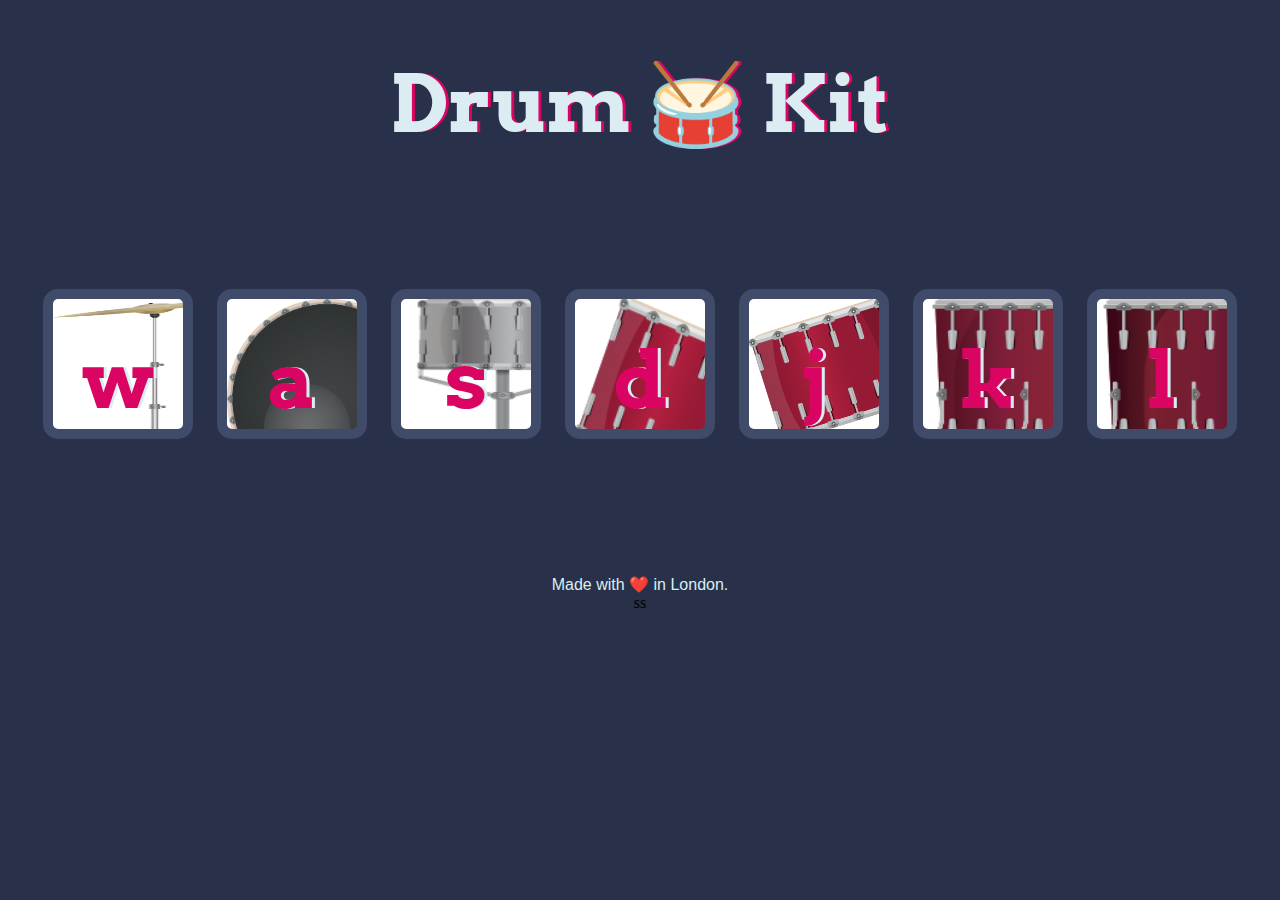
<file: Advanced JS and DOM/Drum Kit Starting Files/index.html>
<!DOCTYPE html>
<html lang="en" dir="ltr">

<head>
  <meta charset="utf-8">
  <title>Drum Kit</title>
  <link rel="stylesheet" href="styles.css">
  <link href="https://fonts.googleapis.com/css?family=Arvo" rel="stylesheet">
</head>

<body>

  <h1 id="title">Drum 🥁 Kit</h1>
  <div class="set">
    <button class="w drum">w</button>
    <button class="a drum">a</button>
    <button class="s drum">s</button>
    <button class="d drum">d</button>
    <button class="j drum">j</button>
    <button class="k drum">k</button>
    <button class="l drum">l</button>
  </div>


  <footer>
    Made with ❤️ in London.
  </footer>
  <script src="index.js" charset="utf-8"></script>
</body>ss

</html>
</file>
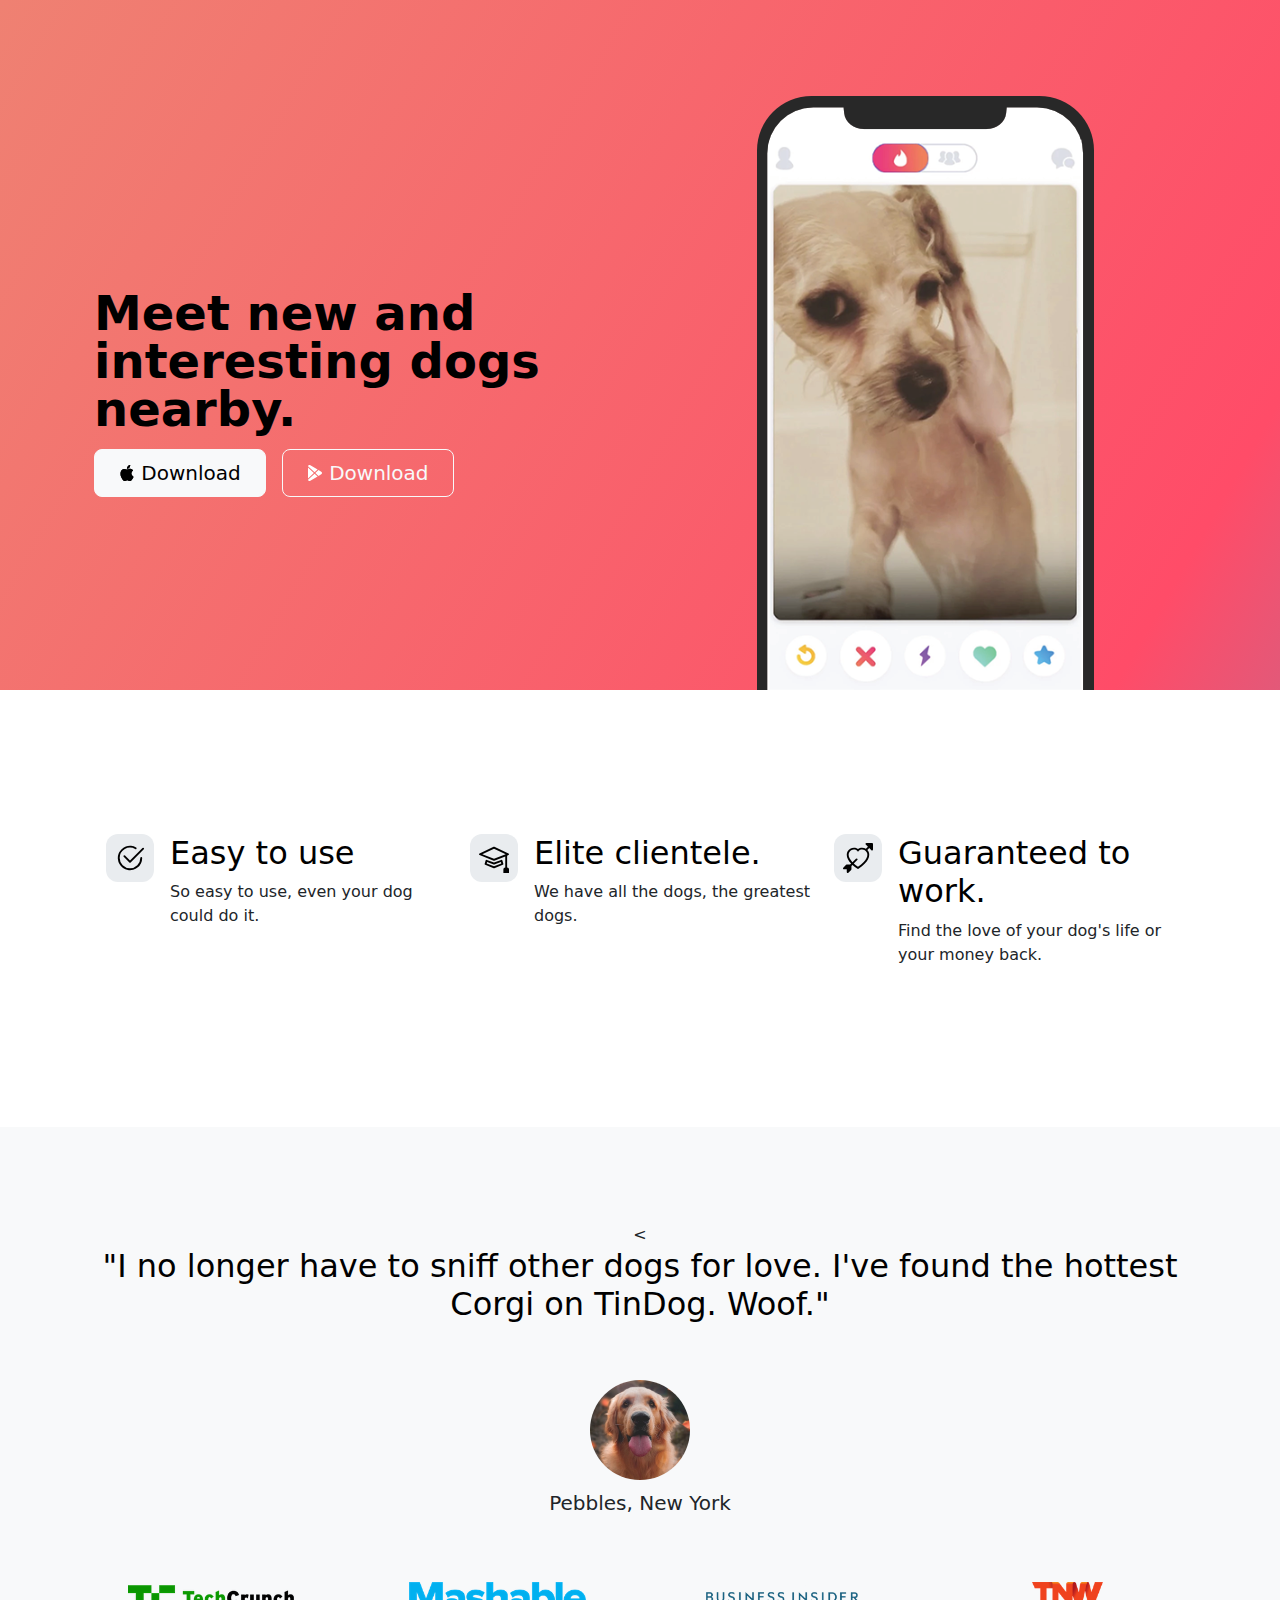
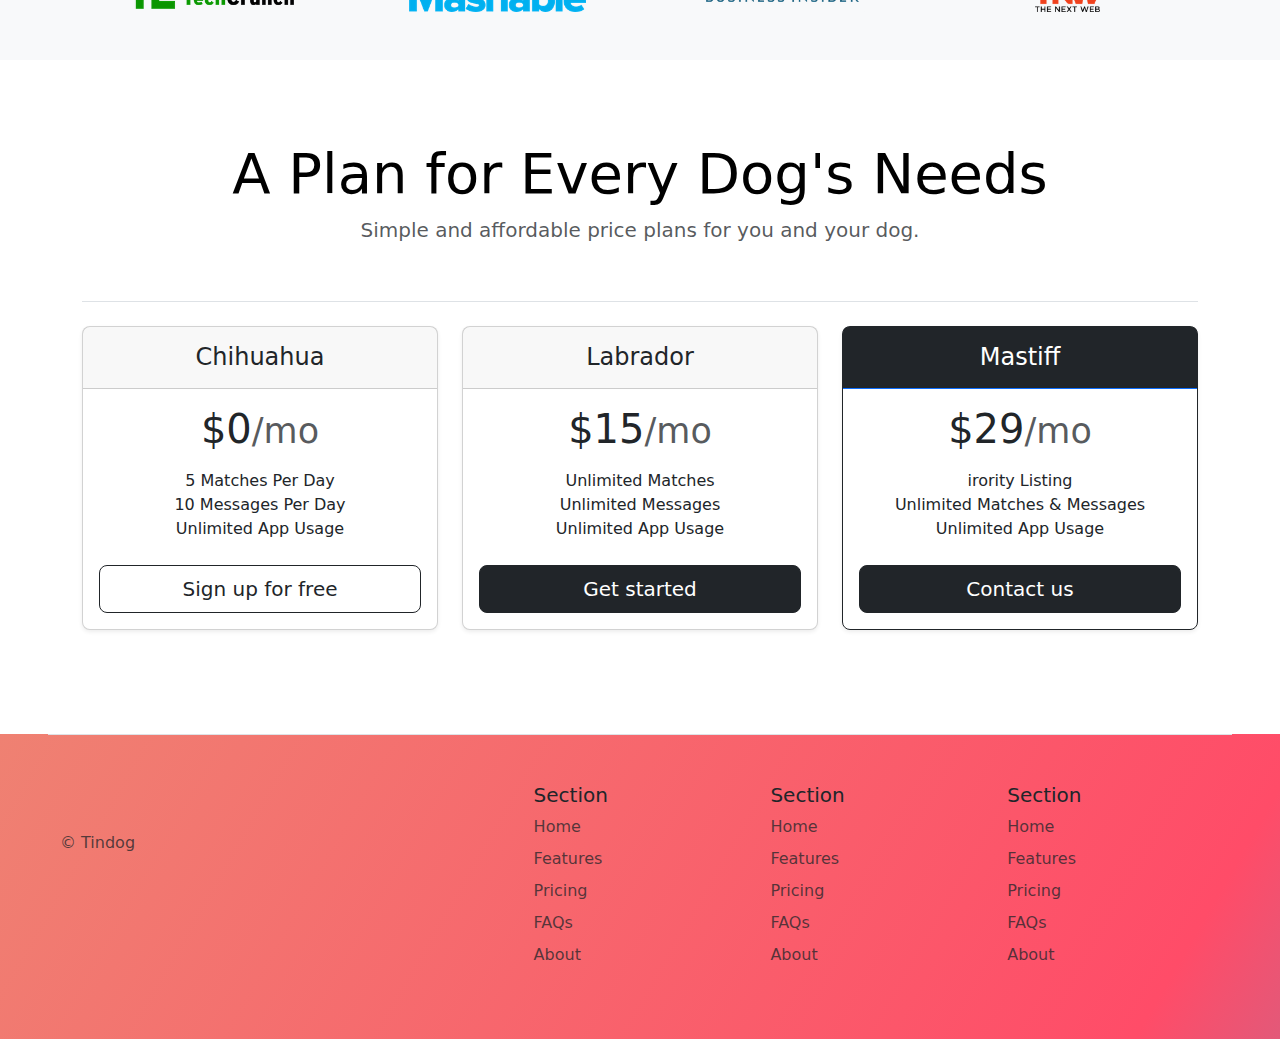
<file: bootstrap/11.3 TinDog Project/index.html>
<!DOCTYPE html>
<html lang="en">

<head>
  <meta charset="UTF-8">
  <meta name="viewport" content="width=device-width, initial-scale=1.0">
  <title>TinDog</title>
  <link rel="stylesheet" href="./css/style.css"/>
  <link href="https://cdn.jsdelivr.net/npm/bootstrap@5.3.3/dist/css/bootstrap.min.css" rel="stylesheet" integrity="sha384-QWTKZyjpPEjISv5WaRU9OFeRpok6YctnYmDr5pNlyT2bRjXh0JMhjY6hW+ALEwIH" crossorigin="anonymous">
  <script src="https://cdn.jsdelivr.net/npm/bootstrap@5.3.3/dist/js/bootstrap.bundle.min.js" integrity="sha384-YvpcrYf0tY3lHB60NNkmXc5s9fDVZLESaAA55NDzOxhy9GkcIdslK1eN7N6jIeHz" crossorigin="anonymous"></script>
</head>

<body>

  <!-- Title -->
  <section id="title" class="gradient-background gradient-animation container-fluid ">
    
    <div class="container col-xxl-8 px-4 pt-5 ">
      <div class="row flex-lg-row-reverse align-items-center g-5 pt-5">
        <div class="col-10 col-sm-8 col-lg-6">
          <img src="./images/iphone.png"  class="d-block mx-lg-auto img-fluid" alt="iphone"  height="200" loading="lazy">
        </div>
        <div class="col-lg-6">
          <h1 class="display-5 fw-bold text-body-emphasis lh-1 mb-3">Meet new and interesting dogs nearby.</h1>
          <div class="d-grid gap-2 d-md-flex justify-content-md-start">
            <button type="button" class="btn  btn-lg px-4 me-md-2 btn-light"><svg xmlns="http://www.w3.org/2000/svg" width="16" height="16" fill="Black"
              class="bi bi-apple mb-1" viewBox="0 0 16 16">
<path
                d="M11.182.008C11.148-.03 9.923.023 8.857 1.18c-1.066 1.156-.902 2.482-.878 2.516.024.034 1.52.087 2.475-1.258.955-1.345.762-2.391.728-2.43Zm3.314 11.733c-.048-.096-2.325-1.234-2.113-3.422.212-2.189 1.675-2.789 1.698-2.854.023-.065-.597-.79-1.254-1.157a3.692 3.692 0 0 0-1.563-.434c-.108-.003-.483-.095-1.254.116-.508.139-1.653.589-1.968.607-.316.018-1.256-.522-2.267-.665-.647-.125-1.333.131-1.824.328-.49.196-1.422.754-2.074 2.237-.652 1.482-.311 3.83-.067 4.56.244.729.625 1.924 1.273 2.796.576.984 1.34 1.667 1.659 1.899.319.232 1.219.386 1.843.067.502-.308 1.408-.485 1.766-.472.357.013 1.061.154 1.782.539.571.197 1.111.115 1.652-.105.541-.221 1.324-1.059 2.238-2.758.347-.79.505-1.217.473-1.282Z" />
<path
                d="M11.182.008C11.148-.03 9.923.023 8.857 1.18c-1.066 1.156-.902 2.482-.878 2.516.024.034 1.52.087 2.475-1.258.955-1.345.762-2.391.728-2.43Zm3.314 11.733c-.048-.096-2.325-1.234-2.113-3.422.212-2.189 1.675-2.789 1.698-2.854.023-.065-.597-.79-1.254-1.157a3.692 3.692 0 0 0-1.563-.434c-.108-.003-.483-.095-1.254.116-.508.139-1.653.589-1.968.607-.316.018-1.256-.522-2.267-.665-.647-.125-1.333.131-1.824.328-.49.196-1.422.754-2.074 2.237-.652 1.482-.311 3.83-.067 4.56.244.729.625 1.924 1.273 2.796.576.984 1.34 1.667 1.659 1.899.319.232 1.219.386 1.843.067.502-.308 1.408-.485 1.766-.472.357.013 1.061.154 1.782.539.571.197 1.111.115 1.652-.105.541-.221 1.324-1.059 2.238-2.758.347-.79.505-1.217.473-1.282Z" />
</svg> Download</button>
            <button type="button" class="btn btn-lg  px-4 btn-outline-light" ><svg xmlns="http://www.w3.org/2000/svg" width="16" height="16" fill="White"
              class="bi bi-google-play mb-1" viewBox="0 0 16 16">
<path
                d="M14.222 9.374c1.037-.61 1.037-2.137 0-2.748L11.528 5.04 8.32 8l3.207 2.96 2.694-1.586Zm-3.595 2.116L7.583 8.68 1.03 14.73c.201 1.029 1.36 1.61 2.303 1.055l7.294-4.295ZM1 13.396V2.603L6.846 8 1 13.396ZM1.03 1.27l6.553 6.05 3.044-2.81L3.333.215C2.39-.341 1.231.24 1.03 1.27Z" />
</svg> Download</button>
          </div>
        </div>
      </div>
    </div> 
  </section>
  <!-- Features -->
  <section id="features">
    <div class="container mt-5">
    <div class="container px-4 py-5" id="hanging-icons">
      <div class="row g-4 py-5 row-cols-1 row-cols-lg-3">
        <div class="col d-flex align-items-start">
          <div class="icon-square text-body-emphasis bg-body-secondary d-inline-flex align-items-center justify-content-center fs-4 flex-shrink-0 me-3">
            <svg xmlns="http://www.w3.org/2000/svg" height="30" fill="currentColor" class="bi bi-check2-circle"
              viewBox="0 0 16 16">
<path
                d="M2.5 8a5.5 5.5 0 0 1 8.25-4.764.5.5 0 0 0 .5-.866A6.5 6.5 0 1 0 14.5 8a.5.5 0 0 0-1 0 5.5 5.5 0 1 1-11 0z" />
<path
                d="M15.354 3.354a.5.5 0 0 0-.708-.708L8 9.293 5.354 6.646a.5.5 0 1 0-.708.708l3 3a.5.5 0 0 0 .708 0l7-7z" />
</svg>

          </div>
          <div>
            <h3 class="fs-2 text-body-emphasis"> Easy to use</h3>
            <p>So easy to use, even your dog could do it.</p>
            
          </div>
        </div>
        <div class="col d-flex align-items-start">
          <div class="icon-square text-body-emphasis bg-body-secondary d-inline-flex align-items-center justify-content-center fs-4 flex-shrink-0 me-3">
            <svg xmlns="http://www.w3.org/2000/svg" height="30" fill="currentColor" class="bi bi-mortarboard" viewBox="0 0 16 16">
              <path d="M8.211 2.047a.5.5 0 0 0-.422 0l-7.5 3.5a.5.5 0 0 0 .025.917l7.5 3a.5.5 0 0 0 .372 0L14 7.14V13a1 1 0 0 0-1 1v2h3v-2a1 1 0 0 0-1-1V6.739l.686-.275a.5.5 0 0 0 .025-.917l-7.5-3.5ZM8 8.46 1.758 5.965 8 3.052l6.242 2.913L8 8.46Z"/>
              <path d="M4.176 9.032a.5.5 0 0 0-.656.327l-.5 1.7a.5.5 0 0 0 .294.605l4.5 1.8a.5.5 0 0 0 .372 0l4.5-1.8a.5.5 0 0 0 .294-.605l-.5-1.7a.5.5 0 0 0-.656-.327L8 10.466 4.176 9.032Zm-.068 1.873.22-.748 3.496 1.311a.5.5 0 0 0 .352 0l3.496-1.311.22.748L8 12.46l-3.892-1.556Z"/>
              </svg>
          </div>
          <div>
            <h3 class="fs-2 text-body-emphasis"> Elite clientele.</h3>
            <p>We have all the dogs, the greatest dogs.</p>
          </div>
        </div>
        <div class="col d-flex align-items-start">
          <div class="icon-square text-body-emphasis bg-body-secondary d-inline-flex align-items-center justify-content-center fs-4 flex-shrink-0 me-3">
            <svg xmlns="http://www.w3.org/2000/svg" height="30" fill="currentColor" class="bi bi-arrow-through-heart"
              viewBox="0 0 16 16">
<path fill-rule="evenodd"
                d="M2.854 15.854A.5.5 0 0 1 2 15.5V14H.5a.5.5 0 0 1-.354-.854l1.5-1.5A.5.5 0 0 1 2 11.5h1.793l.53-.53c-.771-.802-1.328-1.58-1.704-2.32-.798-1.575-.775-2.996-.213-4.092C3.426 2.565 6.18 1.809 8 3.233c1.25-.98 2.944-.928 4.212-.152L13.292 2 12.147.854A.5.5 0 0 1 12.5 0h3a.5.5 0 0 1 .5.5v3a.5.5 0 0 1-.854.354L14 2.707l-1.006 1.006c.236.248.44.531.6.845.562 1.096.585 2.517-.213 4.092-.793 1.563-2.395 3.288-5.105 5.08L8 13.912l-.276-.182a21.86 21.86 0 0 1-2.685-2.062l-.539.54V14a.5.5 0 0 1-.146.354l-1.5 1.5Zm2.893-4.894A20.419 20.419 0 0 0 8 12.71c2.456-1.666 3.827-3.207 4.489-4.512.679-1.34.607-2.42.215-3.185-.817-1.595-3.087-2.054-4.346-.761L8 4.62l-.358-.368c-1.259-1.293-3.53-.834-4.346.761-.392.766-.464 1.845.215 3.185.323.636.815 1.33 1.519 2.065l1.866-1.867a.5.5 0 1 1 .708.708L5.747 10.96Z" />
</svg>
          </div>
          <div>
            <h3 class="fs-2 text-body-emphasis"> Guaranteed to work.</h3>
            <p>Find the love of your dog's life or your money back.</p>
          </div>
        </div>
      </div>
    </div></div>
  </section>
  <!-- Testimonial -->
  <section id="testimonial">
    <div class="my-5">
      <div class="p-5 text-center bg-body-tertiary">
        <div class="container py-5">
          <<h2 class="text-body-emphasis">"I no longer have to sniff other dogs for love. I've found the hottest Corgi on TinDog. Woof."</h2>
          <img src="./images/dog-img.jpg" class="profile-img mt-5 mb-2" alt="dog"/>
          <p class="col-lg-8 mx-auto lead">
            Pebbles, New York
          </p>
        </div>
        <div class="container">
          <div class="row">
            <div class="col-lg-3 col-sm-12">
              <img src="./images/techcrunch.png" alt="techcrunch" height="30"/>
            </div>
            <div class="col-lg-3 col-sm-12">
              <img src="./images/mashable.png" alt="mashable" height="30"/>
            </div>
            <div class="col-lg-3 col-sm-12">
              <img src="./images/bizinsider.png" alt="bizinsider" height="30"/>
            </div>
            <div class="col-lg-3 col-sm-12">
              <img src="./images/tnw.png" alt="tnw" height="30"/>
            </div>

          </div>

        </div>
      </div>
    </div>
    
  </section>
  <!-- Pricing -->
  <section id="pricing">
    <div class="container py-3">
      <header>
        <div class="d-flex flex-column flex-md-row align-items-center pb-3 mb-4 border-bottom">
          <a href="/" class="d-flex align-items-center link-body-emphasis text-decoration-none"></a>
        
        <div class="pricing-header p-3 pb-md-4 mx-auto text-center">
          <h2 class="display-4 fw-normal text-body-emphasis">A Plan for Every Dog's Needs</h2>
          <p class="fs-5 text-body-secondary"> Simple and affordable price plans for you and your dog.</p>
        </div>
      </header>
    
      <main>
        <div class="row row-cols-1 row-cols-md-3 mb-3 text-center">
          <div class="col">
            <div class="card mb-4 rounded-3 shadow-sm">
              <div class="card-header py-3">
                <h4 class="my-0 fw-normal">Chihuahua</h4>
              </div>
              <div class="card-body">
                <h1 class="card-title pricing-card-title">$0<small class="text-body-secondary fw-light">/mo</small></h1>
                <ul class="list-unstyled mt-3 mb-4">
                  <li>5 Matches Per Day</li>
                  <li>10 Messages Per Day</li>
                  <li>Unlimited App Usage</li>
                </ul>
                <button type="button" class="w-100 btn btn-lg btn-outline-dark">Sign up for free</button>
              </div>
            </div>
          </div>
          <div class="col">
            <div class="card mb-4 rounded-3 shadow-sm">
              <div class="card-header py-3">
                <h4 class="my-0 fw-normal">Labrador</h4>
              </div>
              <div class="card-body">
                <h1 class="card-title pricing-card-title">$15<small class="text-body-secondary fw-light">/mo</small></h1>
                <ul class="list-unstyled mt-3 mb-4">
                  <li>Unlimited Matches</li>
                  <li>Unlimited Messages</li>
                  <li>Unlimited App Usage</li>
                </ul>
                <button type="button" class="w-100 btn btn-lg btn-dark">Get started</button>
              </div>
            </div>
          </div>
          <div class="col">
            <div class="card mb-4 rounded-3 shadow-sm border-dark">
              <div class="card-header py-3 text-bg-dark border-primary">
                <h4 class="my-0 fw-normal">Mastiff</h4>
              </div>
              <div class="card-body">
                <h1 class="card-title pricing-card-title">$29<small class="text-body-secondary fw-light">/mo</small></h1>
                <ul class="list-unstyled mt-3 mb-4">
                  <li>irority Listing</li>
                  <li>Unlimited Matches & Messages</li>
                  <li>Unlimited App Usage</li>   
                </ul>
                <button type="button" class="w-100 btn btn-lg btn-dark">Contact us</button>
              </div>
            </div>
          </div>
        </div>
    
        
    

  </section>
  <!-- Footer -->
  <section id="footer">
    <div class="gradient-background">
    <footer class="row row-cols-1 row-cols-sm-2 row-cols-md-5 py-5 mt-5 mx-5 border-top">
      <div class="col mb-3">
        <a href="/" class="d-flex align-items-center mb-3 link-body-emphasis text-decoration-none">
          <svg class="bi me-2" width="40" height="32"><use xlink:href="#bootstrap"></use></svg>
        </a>
        <p class="text-body-secondary">  © Tindog</p>
      </div>
  
      <div class="col mb-3">
  
      </div>
  
      <div class="col mb-3">
        <h5>Section</h5>
        <ul class="nav flex-column">
          <li class="nav-item mb-2"><a href="#" class="nav-link p-0 text-body-secondary">Home</a></li>
          <li class="nav-item mb-2"><a href="#" class="nav-link p-0 text-body-secondary">Features</a></li>
          <li class="nav-item mb-2"><a href="#" class="nav-link p-0 text-body-secondary">Pricing</a></li>
          <li class="nav-item mb-2"><a href="#" class="nav-link p-0 text-body-secondary">FAQs</a></li>
          <li class="nav-item mb-2"><a href="#" class="nav-link p-0 text-body-secondary">About</a></li>
        </ul>
      </div>
  
      <div class="col mb-3">
        <h5>Section</h5>
        <ul class="nav flex-column">
          <li class="nav-item mb-2"><a href="#" class="nav-link p-0 text-body-secondary">Home</a></li>
          <li class="nav-item mb-2"><a href="#" class="nav-link p-0 text-body-secondary">Features</a></li>
          <li class="nav-item mb-2"><a href="#" class="nav-link p-0 text-body-secondary">Pricing</a></li>
          <li class="nav-item mb-2"><a href="#" class="nav-link p-0 text-body-secondary">FAQs</a></li>
          <li class="nav-item mb-2"><a href="#" class="nav-link p-0 text-body-secondary">About</a></li>
        </ul>
      </div>
  
      <div class="col mb-3">
        <h5>Section</h5>
        <ul class="nav flex-column">
          <li class="nav-item mb-2"><a href="#" class="nav-link p-0 text-body-secondary">Home</a></li>
          <li class="nav-item mb-2"><a href="#" class="nav-link p-0 text-body-secondary">Features</a></li>
          <li class="nav-item mb-2"><a href="#" class="nav-link p-0 text-body-secondary">Pricing</a></li>
          <li class="nav-item mb-2"><a href="#" class="nav-link p-0 text-body-secondary">FAQs</a></li>
          <li class="nav-item mb-2"><a href="#" class="nav-link p-0 text-body-secondary">About</a></li>
        </ul>
      </div></div>
    </footer>
  </section>
</body>

</html>
</file>
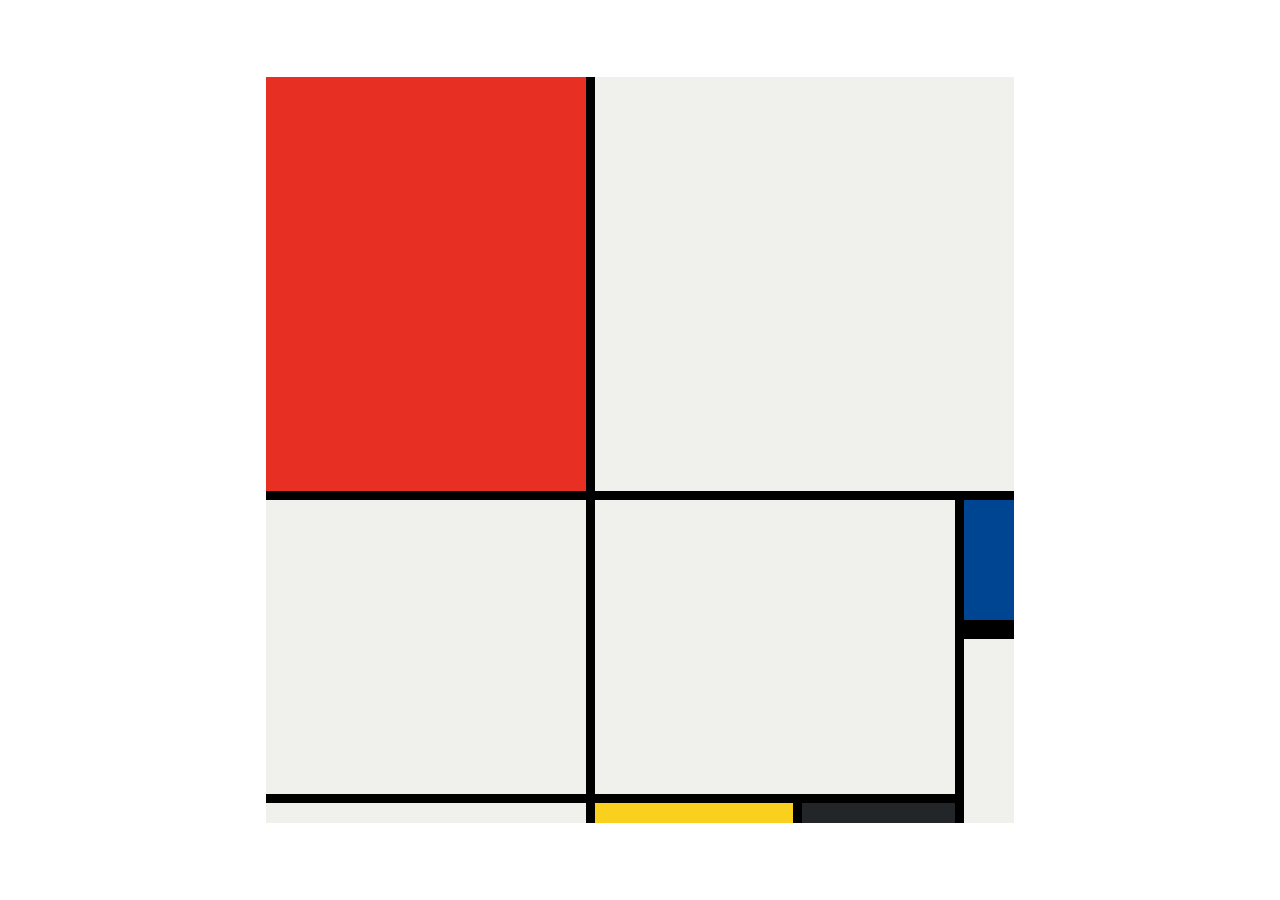
<file: Grid/10.3 Mondrian Project/index.html>
<!DOCTYPE html>
<html lang="en">

<head>
  <meta charset="UTF-8">
  <meta name="viewport" content="width=device-width, initial-scale=1.0">
  <title>Mondrian Project</title>
  <style>
     body {
      display: flex;
      justify-content: center;
      align-items: center;
      height: 100vh;
      margin: 0;
      padding: 0;
    }
    .container{
      display: grid;
      grid-template-rows: 414px 130px 155px 20px;
      grid-template-columns:320px 198px 153px 50px;
      gap:9px;
      background-color:black;

    }
    .red{
      background-color:#E72F24 ;
      grid-column: span 1 ;
    }
    .white1{
      background-color:#F0F1EC ;
      grid-column: span 3;
    }
    .white2{
      background-color: #F0F1EC;
      grid-area: 2 / 1 / 4 / 2;
    }
    .white3{
      background-color: #F0F1EC;
      grid-area: 2 / 2 / 4 / 4;
    }
    .blue{
      background-color: #004592;
      border-bottom: 10px solid black;
    }
    .white4{
      background-color: #F0F1EC ;
      grid-row: span 2;
    }
    .white5{
      background-color: #F0F1EC ;
      
    }
    .Yellow{
      background-color:#F9D01E ;
    }
    .Black{
      background-color: #232629;
    }
    /* 
    Write your CSS here 
    Gap Colour: #000
    White: #F0F1EC
    Red: #E72F24
    Black: #232629
    Blue: #004592
    Yellow: #F9D01E

    For dimensions, see dimensions.png image.
    HINT: Remember you can't change the properties of grid lines.
    But grid lines are transparent!
    */
  </style>
</head>

<body>
  <!-- Write your HTML here -->
   <div class="container">
    <div class="item red"></div>
    <div class="item white1"></div>
    
    <div class="item white2"></div>
    <div class="item white3"></div>
    <div class="item blue"></div>
    <div class="item white4"></div>
    
    <div class="item white5"></div>
    <div class="item Yellow"></div>
    <div class="item Black"></div>
  </div>
</body>

</html>
</file>
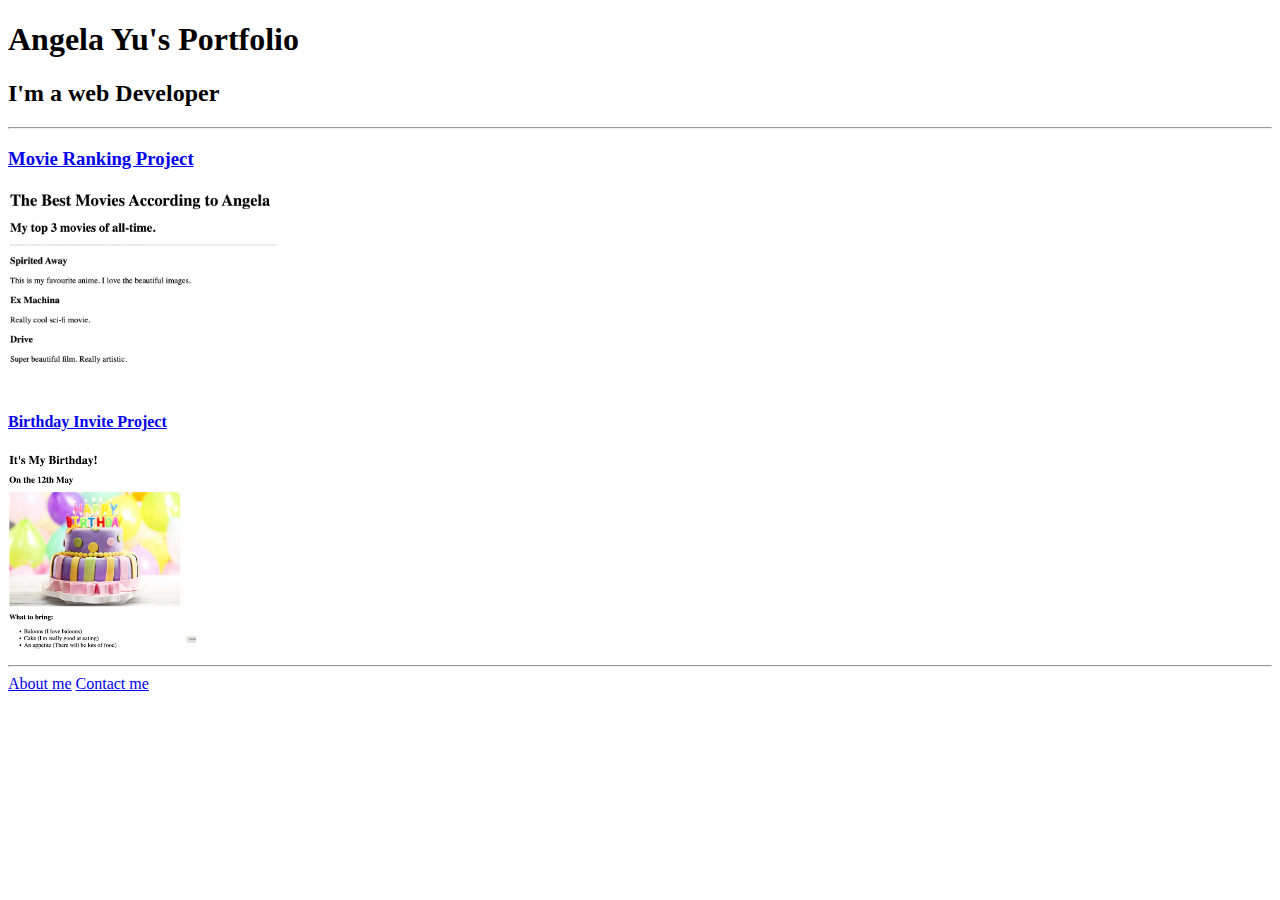
<file: multi-webpages/4.3 HTML Porfolio Project/index.html>
<!-- TODO 1: Create the HTML Boilerplate -->
<!DOCTYPE html>
<html lang="en">
    <head>
        <meta charset="UTF-8">
        <title>Angela Yu's Portfolio</title>
    </head>
    <body>
        <h1>Angela Yu's Portfolio</h1>
        <h2>I'm a web Developer</h2>
        <hr />
        <h3><a href="./public/movie-ranking.html">Movie Ranking Project</a></h3>
        <img src="../4.3 HTML Porfolio Project/assets/images/movie-ranking.png" height="200"/>
        <h4><a href="./public/birthday-invite.html">Birthday Invite Project</a></h4>
        <img src="../4.3 HTML Porfolio Project/assets/images/birthday-invite.png" height="200" alt="purple-pink birhday cake"/>
        <hr />
        <a href="./public/about.html">About me</a> <a href="public/contact.html">Contact me</a>
    </body>
</html>

<!-- TODO 2: Add Your previous projects' HTML into the public folder -->

<!-- TODO 3: Take screenshots of your project previews and add the images to the images folder -->

<!-- TODO 4: Add titles/subtitles etc. -->

<!-- TODO 5: Add a link to the project pages -->

<!-- TODO 6: Add images to show the project previews
HINT for TODO 6: You can use the height attribute set to 200 to make the image smaller:
https://developer.mozilla.org/en-US/docs/Web/HTML/Element/img#attr-height -->

<!-- TODO 7: Add the Contact Me and About Me page links -->
</file>
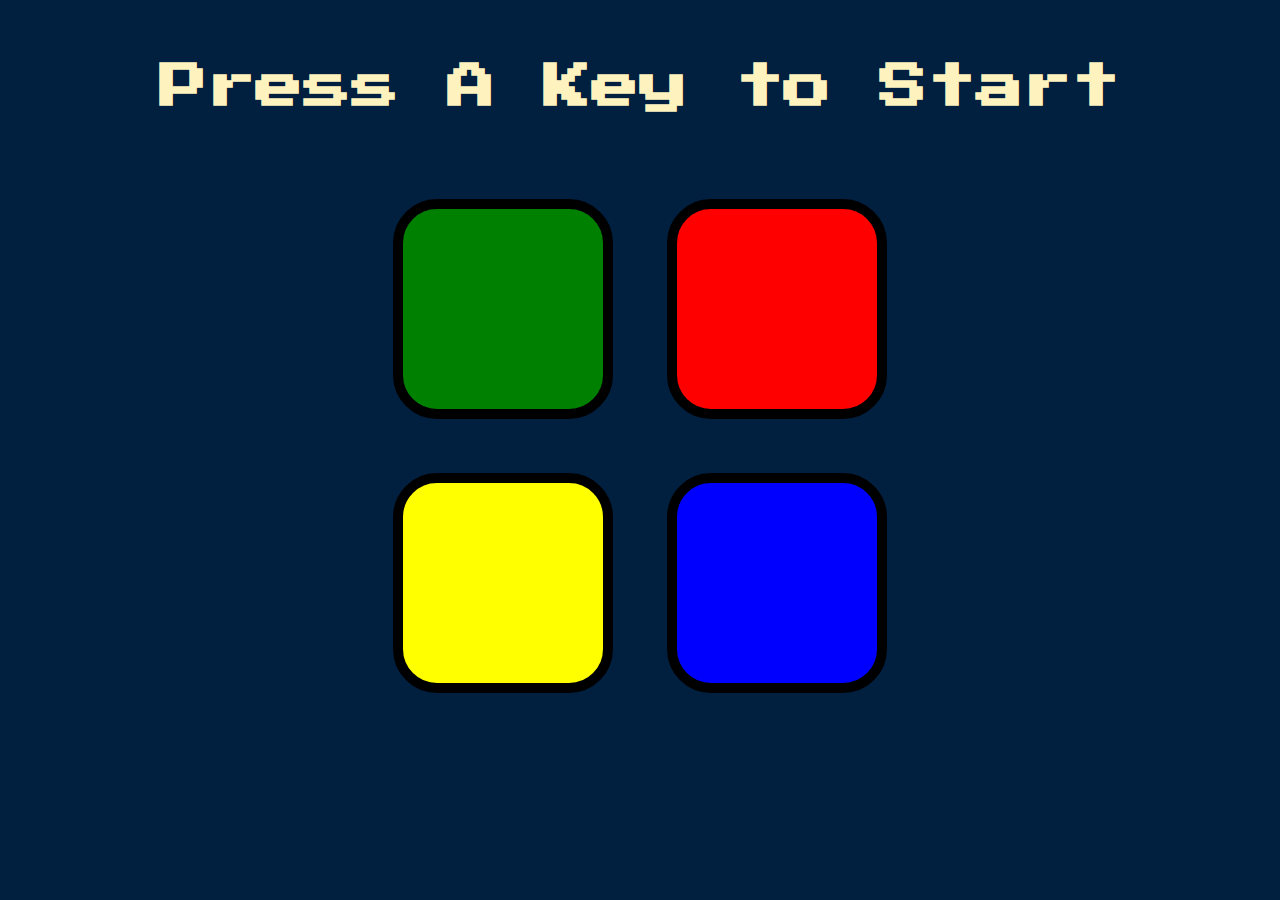
<file: Simon game/Simon Game Challenge Starting Files/index.html>
<!DOCTYPE html>
<html lang="en" dir="ltr">

<head>
  <meta charset="utf-8">
  <title>Simon</title>
  <link rel="stylesheet" href="styles.css">
  <link href="https://fonts.googleapis.com/css?family=Press+Start+2P" rel="stylesheet">
</head>

<body>
  <h1 id="level-title">Press A Key to Start</h1>
  <div class="container">
    <div lass="row">

      <div type="button" id="green" class="btn green">

      </div>

      <div type="button" id="red" class="btn red">

      </div>
    </div>

    <div class="row">

      <div type="button" id="yellow" class="btn yellow">

      </div>
      <div type="button" id="blue" class="btn blue">

      </div>

    </div>

  </div>
<script src="https://ajax.googleapis.com/ajax/libs/jquery/3.7.1/jquery.min.js"></script>
<script src="./game.js"></script>
</body>

</html>
</file>
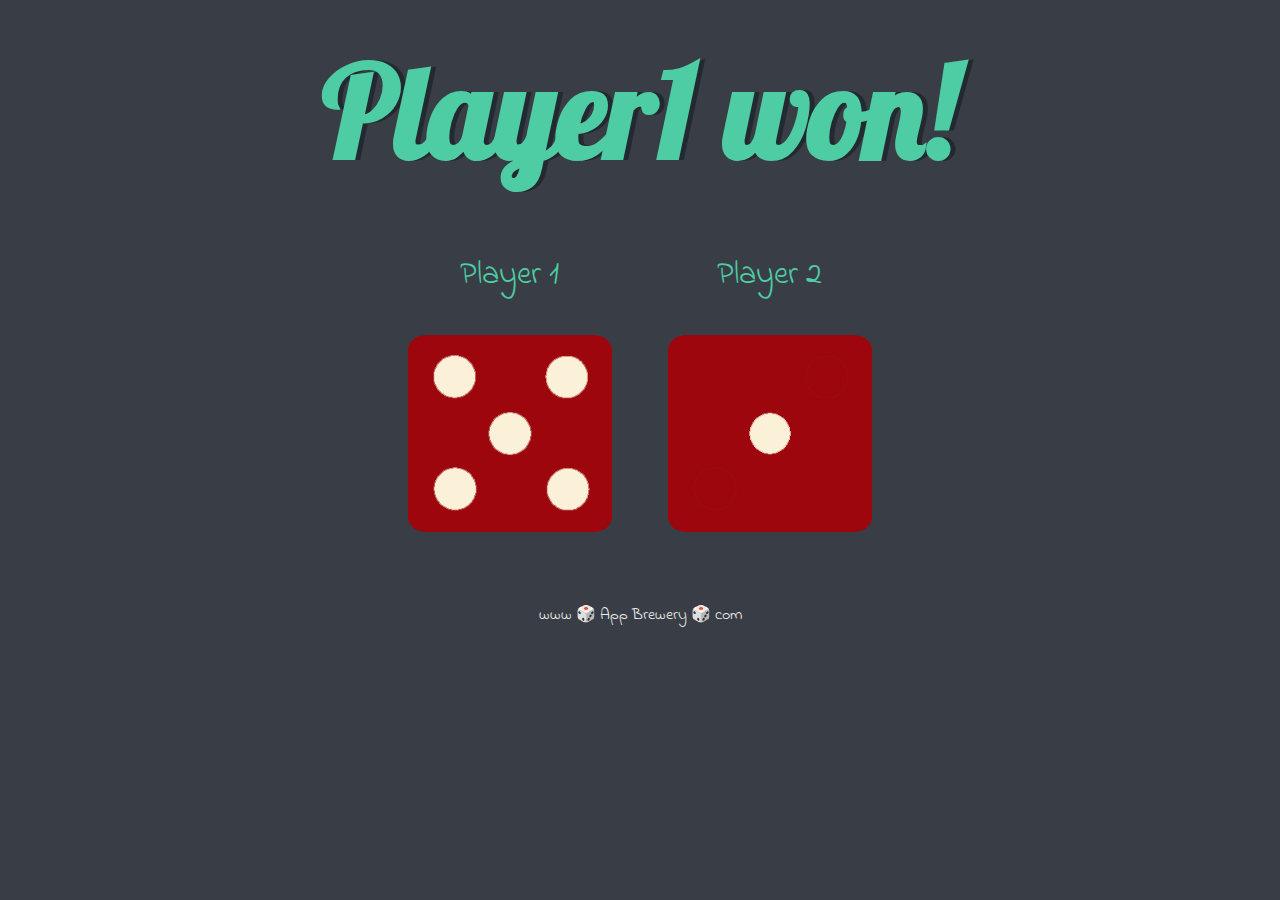
<file: Boss Level Challenge1/Dicee Challenge - Starting Files/dicee.html>
<!DOCTYPE html>
<html lang="en" dir="ltr">
  <head>
    <meta charset="utf-8">
    <title>Dicee</title>
    <link rel="stylesheet" href="styles.css">
    <link href="https://fonts.googleapis.com/css?family=Indie+Flower|Lobster" rel="stylesheet">
    
  </head>
  <body>

    <div class="container">
      <h1>Refresh Me</h1>

      <div class="dice">
        <p>Player 1</p>
        <img class="img1" src="./images/dice6.png">
      </div>

      <div class="dice">
        <p>Player 2</p>
        <img class="img2" src="./images/dice6.png">
      </div>

    </div>

<script src="index.js" charset="utf-8"></script>

  </body>

  <footer>
    www 🎲 App Brewery 🎲 com
  </footer>
</html>
</file>
<file: Advanced JS and DOM/Drum Kit Starting Files/styles.css>
body {
  text-align: center;
  background-color: #283149;
}

h1 {
  font-size: 5rem;
  color: #DBEDF3;
  font-family: "Arvo", cursive;
  text-shadow: 3px 0 #DA0463;

}

footer {
  color: #DBEDF3;
  font-family: sans-serif;
}

.w {
  background-image: url( "./images/crash.png");
    background-size: 200px 200px;
    height: 134px;  
    width: 104px;

}

.a {
  background-image: url( "./images/kick.png");
  background-size: 200px 200px;
  height: 134px;  
  width: 104px;
}

.s {
  background-image: url( "./images/snare.png");
  background-size: 200px 200px;
  height: 134px;  
  width: 104px;
}

.d {
  background-image: url( "./images/tom1.png");
  background-size: 200px 200px;
  height: 134px;  
  width: 104px;
}

.j {
  background-image: url( "./images/tom2.png");
 
}

.k {
background-image: url( "./images/tom3.png");
    background-size: 200px 200px;
    height: 134px;  
    width: 104px;
}

.l {
  background-image: url( "./images/tom4.png");
  background-size: 200px 200px;
  height: 134px;  
  width: 104px;
}

.set {
  margin: 10% auto;
}

.game-over {
  background-color: red;
  opacity: 0.8;
}

.pressed {
  box-shadow: 0 3px 4px 0 #DBEDF3;
  opacity: 0.5;
}

.red {
  color: red;
}

.drum {
  outline: none;
  border: 10px solid #404B69;
  font-size: 5rem;
  font-family: 'Arvo', cursive;
  line-height: 2;
  font-weight: 900;
  color: #DA0463;
  text-shadow: 3px 0 #DBEDF3;
  border-radius: 15px;
  display: inline-block;
  width: 150px;
  height: 150px;
  text-align: center;
  margin: 10px;
  background-color: white;
}
</file>
<file: bootstrap/11.3 TinDog Project/css/style.css>
.gradient-background {
  background: linear-gradient(300deg, #00bfff, #ff4c68, #ef8172);
  background-size: 180% 180%;
  animation: gradient-animation 18s ease infinite;
}

@keyframes gradient-animation {
  0% {
    background-position: 0% 50%;
  }
  50% {
    background-position: 100% 50%;
  }
  100% {
    background-position: 0% 50%;
  }
}
.container, .container-fluid, .container-lg, .container-md, .container-sm, .container-xl, .container-xxl {
  --bs-gutter-x: 1.5rem;
  --bs-gutter-y: 0;
  width: 100%;
  padding-right: calc(var(--bs-gutter-x)* .5);
  padding-left: calc(var(--bs-gutter-x)* .5);
  margin-right: auto;
  margin-left: auto;
}

.icon-square {
  width: 3rem;
  height: 3rem;
  border-radius: 0.75rem;
}

.profile-img {
  padding-top: 10;
  height: 100px;
  border-radius: 50%;
}
</file>
<file: Simon game/Simon Game Challenge Starting Files/styles.css>
body {
  text-align: center;
  background-color: #011F3F;
}

#level-title {
  font-family: 'Press Start 2P', cursive;
  font-size: 3rem;
  margin:  5%;
  color: #FEF2BF;
}

.container {
  display: block;
  width: 50%;
  margin: auto;

}

.btn {
  margin: 25px;
  display: inline-block;
  height: 200px;
  width: 200px;
  border: 10px solid black;
  border-radius: 20%;
}

.game-over {
  background-color: red;
  opacity: 0.8;
}

.red {
  background-color: red;
}

.green {
  background-color: green;
}

.blue {
  background-color: blue;
}

.yellow {
  background-color: yellow;
}

.pressed {
  box-shadow: 0 0 20px white;
  background-color: grey;
}
</file>
<file: Boss Level Challenge1/Dicee Challenge - Starting Files/styles.css>
.container {
  width: 70%;
  margin: auto;
  text-align: center;
}

.dice {
  text-align: center;
  display: inline-block;

}

body {
  background-color: #393E46;
}

h1 {
  margin: 30px;
  font-family: 'Lobster', cursive;
  text-shadow: 5px 0 #232931;
  font-size: 8rem;
  color: #4ECCA3;
}

p {
  font-size: 2rem;
  color: #4ECCA3;
  font-family: 'Indie Flower', cursive;
}

img {
  width: 80%;
}

footer {
  margin-top: 5%;
  color: #EEEEEE;
  text-align: center;
  font-family: 'Indie Flower', cursive;

}
</file>
